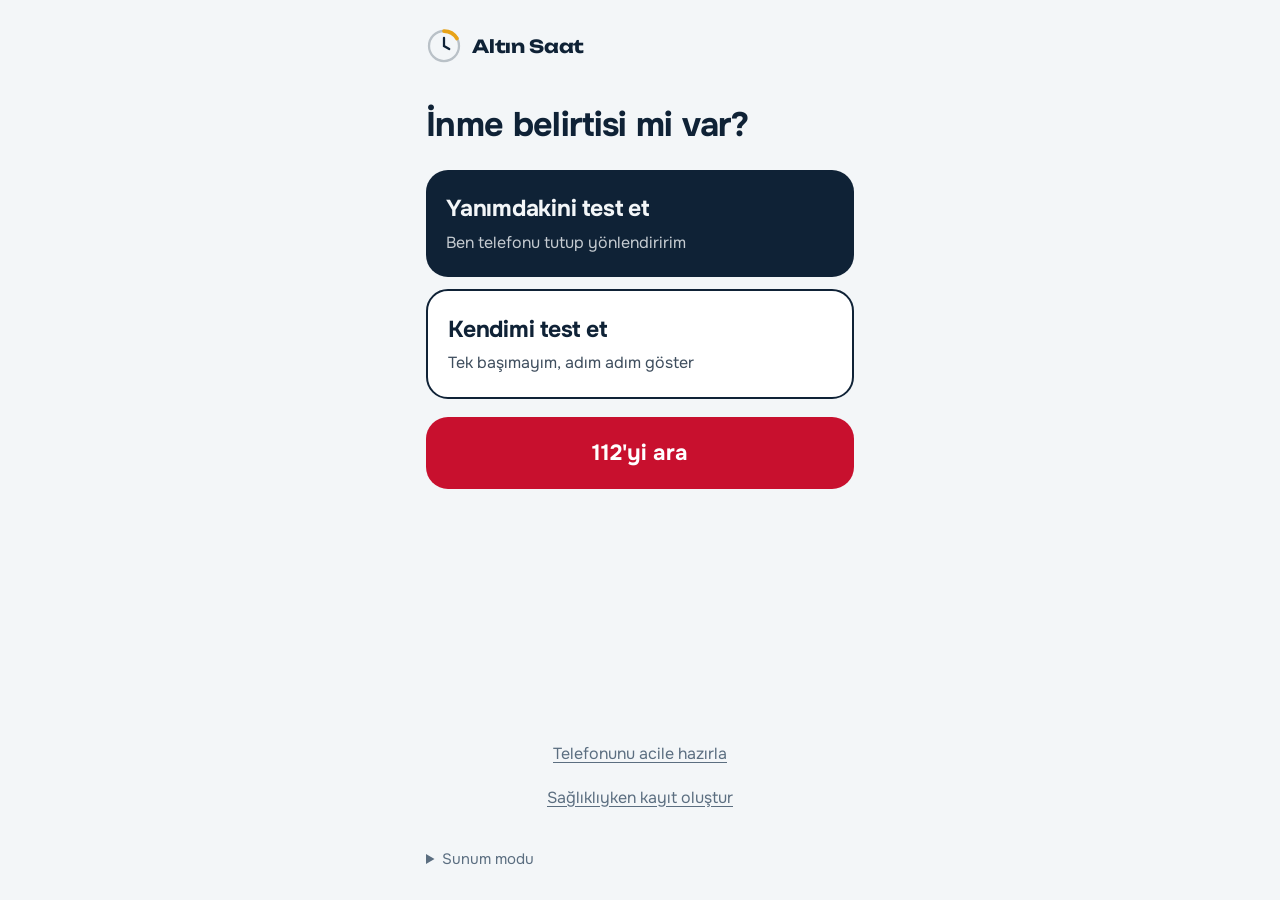
<file: app/index.html>
<!doctype html>
<html lang="tr">
<head>
<meta charset="utf-8">
<meta name="viewport" content="width=device-width, initial-scale=1, viewport-fit=cover">
<meta name="theme-color" content="#0F2236">
<meta name="apple-mobile-web-app-capable" content="yes">
<meta name="apple-mobile-web-app-title" content="Altın Saat">
<title>Altın Saat</title>
<link rel="manifest" href="manifest.webmanifest">
<link rel="icon" href="ikon-192.png">
<link rel="apple-touch-icon" href="ikon-180.png">
<link rel="preconnect" href="https://fonts.googleapis.com">
<link rel="preconnect" href="https://fonts.gstatic.com" crossorigin>
<link href="https://fonts.googleapis.com/css2?family=Onest:wght@400;500;600;700&family=Unbounded:wght@500;700&display=swap" rel="stylesheet">
<link rel="stylesheet" href="style.css">
</head>
<body>

<!-- Her test ekranında görünen acil şerit: 112 her an bir dokunuş uzakta -->
<header class="ust-serit" id="ustSerit" hidden>
  <span class="ust-saat" id="ustSaat"></span>
  <button class="ses-dugme" id="sesDugme" aria-pressed="false">Sesli yönerge kapalı</button>
  <a class="ust-112" href="tel:112">112</a>
</header>

<main id="uygulama">

  <!-- GİRİŞ -->
  <section class="ekran" data-ekran="giris">
    <div class="marka">
      <svg class="marka-iz" viewBox="0 0 48 48" aria-hidden="true"><circle cx="24" cy="24" r="20" fill="none" stroke="currentColor" stroke-width="3" opacity=".25"/><path d="M24 4a20 20 0 0 1 17.3 10" fill="none" stroke="var(--altin)" stroke-width="5" stroke-linecap="round"/><path d="M24 13v11l7 4" fill="none" stroke="currentColor" stroke-width="3" stroke-linecap="round"/></svg>
      <span class="marka-ad">Altın Saat</span>
    </div>
    <h1 class="buyuk-baslik">İnme belirtisi mi var?</h1>

    <div class="kim-secim">
      <button class="kim-dugme" data-kim="yakin">
        <span class="kim-ad">Yanımdakini test et</span>
        <span class="kim-alt">Ben telefonu tutup yönlendiririm</span>
      </button>
      <button class="kim-dugme" data-kim="kendim">
        <span class="kim-ad">Kendimi test et</span>
        <span class="kim-alt">Tek başımayım, adım adım göster</span>
      </button>
    </div>

    <a class="dugme acil" href="tel:112">112'yi ara</a>

    <div class="profil-sec" id="profilSec" hidden>
      <span class="kucuk-baslik">Kayıtlı kişi seç</span>
      <div class="secenekler yatay" id="profilListesi"></div>
    </div>

    <div class="giris-baglantilar">
      <button class="baglanti" data-git="hazirla">Telefonunu acile hazırla</button>
      <button class="baglanti" data-git="temel-giris">Sağlıklıyken kayıt oluştur</button>
    </div>

    <details class="sunum">
      <summary>Sunum modu</summary>
      <p>Kamera ve sensör kullanmadan örnek verilerle akışı gösterir.</p>
      <div class="secenekler yatay">
        <label class="secim"><input type="radio" name="sunum" value="kapali" checked> Kapalı</label>
        <label class="secim"><input type="radio" name="sunum" value="normal"> Sağlıklı kişi</label>
        <label class="secim"><input type="radio" name="sunum" value="inme"> İnme belirtisi</label>
      </div>
      <button class="baglanti" data-git="gonullu-giris">Gönüllü ölçümü (eşik ayarı için veri topla)</button>
    </details>
  </section>

  <!-- BELİRTİ SORULARI (NINDS listesi) -->
  <section class="ekran" data-ekran="belirtiler" hidden>
    <span class="adim">Adım 1/4</span>
    <h1 class="baslik">Bunlardan biri aniden başladı mı?</h1>
    <div class="secenekler" id="belirtiListesi">
      <button class="belirti" data-belirti="guc" aria-pressed="false">Yüzde, kolda ya da bacakta güçsüzlük veya uyuşma</button>
      <button class="belirti" data-belirti="konusma" aria-pressed="false">Konuşmada ya da anlamada zorluk, kafa karışıklığı</button>
      <button class="belirti" data-belirti="gorme" aria-pressed="false">Bir ya da iki gözde görme kaybı</button>
      <button class="belirti" data-belirti="denge" aria-pressed="false">Yürüyememe, baş dönmesi, denge kaybı</button>
      <button class="belirti" data-belirti="bas" aria-pressed="false">Nedeni belli olmayan çok şiddetli baş ağrısı</button>
    </div>
    <div class="alt-eylem">
      <button class="dugme birincil" id="belirtiDevam">Hiçbiri yok, teste geç</button>
    </div>
  </section>

  <!-- ERKEN UYARI: bariz bulgu çıkınca testlerin sonu beklenmez -->
  <section class="ekran" data-ekran="uyari" hidden>
    <div class="sonuc-ust">
      <h1 class="sonuc-baslik">İnme belirtisi olabilir</h1>
      <p class="sonuc-alt" id="uyariNeden"></p>
    </div>
    <a class="dugme acil" href="tel:112">112'yi şimdi ara</a>
    <p class="aciklama">Ambulansı beklerken kalan testleri yapabilirsin. Sonuçlar 112'ye söyleyeceklerini hazırlar.</p>
    <div class="alt-eylem">
      <button class="dugme ikincil" id="uyariDevam">Kalan testlere devam et</button>
      <button class="dugme ikincil" id="uyariSonuc">112'ye söyleyeceklerimi göster</button>
    </div>
  </section>

  <!-- YÜZ -->
  <section class="ekran" data-ekran="yuz" hidden>
    <span class="adim">Adım 2/4: Yüz</span>
    <h1 class="baslik" id="yuzYonerge"></h1>
    <div class="kamera-kutu" id="kameraKutu">
      <video id="video" playsinline muted></video>
      <canvas id="yuzTuval"></canvas>
      <svg class="sunum-yuz" id="sunumYuz" viewBox="0 0 200 240" hidden aria-hidden="true">
        <ellipse cx="100" cy="120" rx="72" ry="92" fill="var(--yuz)" />
        <ellipse cx="72" cy="100" rx="9" ry="6" fill="#0F2236"/>
        <ellipse cx="128" cy="100" rx="9" ry="6" fill="#0F2236"/>
        <path id="sunumAgiz" d="M68 168 Q100 172 132 168" fill="none" stroke="#0F2236" stroke-width="5" stroke-linecap="round"/>
      </svg>
      <svg class="cerceve" viewBox="0 0 300 400" preserveAspectRatio="none" aria-hidden="true">
        <defs><mask id="oyuk"><rect width="300" height="400" fill="#fff"/><ellipse cx="150" cy="190" rx="98" ry="138" fill="#000"/></mask></defs>
        <rect width="300" height="400" fill="rgba(5,12,21,.55)" mask="url(#oyuk)"/>
        <ellipse class="cerceve-cizgi" id="cerceveCizgi" cx="150" cy="190" rx="98" ry="138" pathLength="100"/>
      </svg>
      <div class="kamera-durum" id="kameraDurum">Kamera hazırlanıyor</div>
    </div>
    <div class="alt-eylem">
      <button class="dugme birincil" id="yuzBasla" hidden>Ölçümü elle başlat</button>
      <button class="atla" data-atla="yuz">Bu testi atla</button>
    </div>
  </section>

  <!-- KONUŞMA -->
  <section class="ekran" data-ekran="konusma" hidden>
    <span class="adim">Adım 3/4: Konuşma</span>
    <h1 class="baslik" id="konusmaYonerge"></h1>
    <blockquote class="hedef-cumle" id="hedefCumle"></blockquote>
    <div class="ses-cubuklari" id="sesCubuklari" aria-hidden="true"></div>
    <p class="duyulan" id="duyulan" aria-live="polite"></p>
    <div class="alt-eylem">
      <button class="dugme birincil" id="konusmaBasla">Dinlemeye başla</button>
      <button class="atla" data-atla="konusma">Bu testi atla</button>
    </div>
  </section>

  <!-- KOL -->
  <section class="ekran" data-ekran="kol" hidden>
    <span class="adim">Adım 4/4: Kollar</span>
    <h1 class="baslik" id="kolYonerge"></h1>
    <p class="aciklama buyuk" id="kolAlt"></p>
    <div class="su-terazisi" id="suTerazisi" aria-hidden="true">
      <div class="terazi-hedef"></div>
      <div class="terazi-kabarcik" id="kabarcik"></div>
      <svg class="geri-sayim" viewBox="0 0 100 100"><circle cx="50" cy="50" r="46" pathLength="100" id="kolHalka"/></svg>
      <span class="terazi-sayi" id="kolSayi">10</span>
    </div>
    <p class="durum-yazi" id="kolDurum" aria-live="polite"></p>
    <div class="alt-eylem">
      <button class="dugme birincil" id="kolBasla">Başlat</button>
      <button class="atla" data-atla="kol">Bu testi atla</button>
    </div>
  </section>

  <!-- SON NORMAL GÖRÜLME -->
  <section class="ekran" data-ekran="saat" hidden>
    <h1 class="baslik" id="saatBaslik"></h1>
    <p class="aciklama">112 ilk bunu soracak. Tedavi seçenekleri bu saate göre değişir.</p>
    <div class="secenekler" id="saatSecenek">
      <button class="secim-dugme" data-dk="0">Az önce, birkaç dakika</button>
      <button class="secim-dugme" data-dk="30">Yaklaşık yarım saat önce</button>
      <button class="secim-dugme" data-dk="60">Yaklaşık 1 saat önce</button>
      <button class="secim-dugme" data-dk="180">Birkaç saat önce</button>
      <button class="secim-dugme" data-dk="uyku">Uyanınca böyleydi / bilmiyorum</button>
    </div>
    <label class="saat-elle">Saati biliyorsan: <input type="time" id="saatElle"></label>
  </section>

  <!-- SONUÇ -->
  <section class="ekran" data-ekran="sonuc" hidden>
    <div class="sonuc-ust" id="sonucUst">
      <h1 class="sonuc-baslik" id="sonucBaslik"></h1>
      <p class="sonuc-alt" id="sonucAlt"></p>
    </div>
    <a class="dugme acil" href="tel:112">112'yi şimdi ara</a>

    <div class="kart">
      <h2 class="kart-baslik">112'ye söyleyeceklerin</h2>
      <p class="soylenecek" id="soylenecek"></p>
    </div>

    <div class="kart">
      <h2 class="kart-baslik">Testte görülenler</h2>
      <ul class="bulgular" id="bulgular"></ul>
    </div>

    <div class="kart">
      <h2 class="kart-baslik">En yakın inme merkezleri</h2>
      <ul class="merkezler" id="merkezler"><li class="soluk">Konum alınıyor</li></ul>
      <p class="not">Kendin götürme, ambulansı bekle. Ekip hastaneye önceden haber verir ve doğru merkeze götürür.</p>
    </div>

    <div class="alt-eylem">
      <button class="dugme ikincil" id="aileyeGonder">Aileme konum gönder</button>
      <button class="baglanti" data-git="giris">Baştan başla</button>
    </div>
    <p class="yasal">Altın Saat teşhis koymaz. Sonuç ne olursa olsun, ani belirti varsa 112'yi ara.</p>
  </section>

  <!-- TELEFONU ACİLE HAZIRLA -->
  <section class="ekran" data-ekran="hazirla" hidden>
    <button class="geri" data-git="giris" aria-label="Geri">Geri</button>
    <h1 class="baslik">Telefonunu acile hazırla.</h1>
    <p class="aciklama">İnmede bir el güçsüzleşir, şifre girmek ve uygulama aramak zorlaşır. Bugün iki dakikanı ayır.</p>
    <ol class="kurulum">
      <li class="kart">
        <h2 class="kart-baslik">Güç tuşuyla 112</h2>
        <p><b>Android:</b> Güç tuşuna hızlıca 5 kez bas.</p>
        <p><b>iPhone:</b> Yan tuşa hızlıca 5 kez bas ya da yan tuşla ses tuşunu birlikte basılı tut.</p>
        <small>Kilit açmadan, tek elle çalışır. Ayarlar → Acil Durum SOS bölümünden açık olduğunu kontrol et.</small>
      </li>
      <li class="kart">
        <h2 class="kart-baslik">Altın Saat'i ana ekrana ekle</h2>
        <p>Bir dokunuşla açılır, uygulama gibi çalışır.</p>
        <button class="dugme birincil" id="kurDugme" hidden>Ana ekrana ekle</button>
        <small id="kurIos" hidden>iPhone: Safari'de alttaki Paylaş düğmesine dokun, sonra "Ana Ekrana Ekle"yi seç.</small>
        <small id="kurAndroid" hidden>Android: Chrome menüsünden (sağ üstteki üç nokta) "Ana ekrana ekle"yi seç.</small>
        <small id="kurTamam" hidden>Altın Saat zaten ana ekranında.</small>
      </li>
      <li class="kart">
        <h2 class="kart-baslik">Acil durum kişisi ve tıbbi bilgi</h2>
        <p>SOS ile 112 arandığında telefon konumunu bu kişiye mesajla gönderir. Kullandığın ilaçları, özellikle kan sulandırıcıları kilit ekranında görünür yap.</p>
        <small>iPhone: Sağlık → Tıbbi Kimlik. Android: Ayarlar → Güvenlik ve acil durum.</small>
      </li>
    </ol>
    <div class="alt-eylem"><button class="dugme ikincil" data-git="giris">Ana ekrana dön</button></div>
  </section>

  <!-- GÖNÜLLÜ ÖLÇÜMÜ: eşikleri gerçek insanlarla ayarlamak için -->
  <section class="ekran" data-ekran="gonullu-giris" hidden>
    <button class="geri" data-git="giris" aria-label="Geri">Geri</button>
    <h1 class="baslik">Gönüllü ölçümü</h1>
    <p class="aciklama">Görüntü ve ses kaydedilmez, yalnızca ölçülen sayılar bu telefonda saklanır. İsim yerine kod kullan.</p>
    <label class="alan">Gönüllü kodu
      <input type="text" id="gonulluKod" placeholder="Örnek: G01" maxlength="12" autocomplete="off">
    </label>
    <div class="secenekler">
      <label class="secim"><input type="radio" name="gonulluEtiket" value="normal" checked> Normal hâlimle</label>
      <label class="secim"><input type="radio" name="gonulluEtiket" value="taklit"> İnme taklidi: sağ ağız köşesini ve sağ kolu bilerek düşür, cümleyi yavaş ve bozuk söyle</label>
    </div>
    <p class="durum-yazi" id="gonulluSayi"></p>
    <div class="alt-eylem">
      <button class="dugme birincil" id="gonulluBasla">Ölçüme başla</button>
      <button class="dugme ikincil" id="gonulluIndir">Toplanan veriyi gönder</button>
      <button class="baglanti" id="gonulluSil">Bu telefondaki ölçümleri sil</button>
    </div>
  </section>

  <section class="ekran" data-ekran="gonullu-bitti" hidden>
    <h1 class="baslik">Ölçüm kaydedildi.</h1>
    <ul class="bulgular" id="gonulluOzet"></ul>
    <div class="alt-eylem">
      <button class="dugme birincil" data-git="gonullu-giris">Yeni ölçüm</button>
      <button class="dugme ikincil" id="gonulluIndir2">Toplanan veriyi gönder</button>
    </div>
  </section>

  <!-- TEMEL KAYIT -->
  <section class="ekran" data-ekran="temel-giris" hidden>
    <button class="geri" data-git="giris" aria-label="Geri">Geri</button>
    <h1 class="baslik">Sağlıklı hâli kaydedelim.</h1>
    <p class="aciklama">Herkesin yüzü biraz asimetrik, konuşma hızı farklıdır. Bugünkü hâli kaydedilirse test ileride genel ortalamayla değil, kişinin kendisiyle kıyaslar. Kayıt yalnızca bu telefonda kalır.</p>
    <div class="secenekler yatay">
      <label class="secim"><input type="radio" name="temelKim" value="kendim" checked> Kendim için</label>
      <label class="secim"><input type="radio" name="temelKim" value="yakin"> Bir yakınım için</label>
    </div>
    <label class="alan">Kaydın adı
      <input type="text" id="profilAdi" placeholder="Örnek: Annem" maxlength="24" autocomplete="off">
    </label>
    <div class="alt-eylem">
      <button class="dugme birincil" id="temelBasla">Kayda başla</button>
    </div>
  </section>

  <section class="ekran" data-ekran="temel-bitti" hidden>
    <h1 class="baslik" id="temelBittiBaslik">Kayıt hazır.</h1>
    <p class="aciklama">Bir gün test gerekirse giriş ekranında bu kişiyi seç. Ölçümler bugünkü hâliyle kıyaslanacak.</p>
    <div class="alt-eylem"><button class="dugme birincil" data-git="giris">Tamam</button></div>
  </section>

</main>

<script type="module" src="js/main.js"></script>
</body>
</html>
</file>
<file: app/style.css>
:root {
  --kagit: #F3F6F8;
  --yuzey: #FFFFFF;
  --murekkep: #0F2236;
  --soluk: #5B6E80;
  --cizgi: #D5DEE6;
  --altin: #E8A317;
  --altin-koyu: #9A6A00;
  --alarm: #C8102E;
  --sakin: #2F7D6D;
  --yuz: #F2D3B8;
  --odak: #1B6FD1;
  --serit: #0F2236;
  --yaricap-buyuk: 22px;
  --yaricap: 14px;
  color-scheme: light;
}
@media (prefers-color-scheme: dark) {
  :root:not([data-theme="light"]) {
    --kagit: #0C1724;
    --yuzey: #142233;
    --murekkep: #E9EFF4;
    --soluk: #9BAEC0;
    --cizgi: #263A50;
    --altin: #F2B636;
    --altin-koyu: #F2B636;
    --alarm: #FF4D5E;
    --sakin: #5CC2AC;
    --yuz: #C99B7A;
    --odak: #6AAEFF;
    --serit: #050C15;
    color-scheme: dark;
  }
}
:root[data-theme="dark"] {
  --kagit: #0C1724; --yuzey: #142233; --murekkep: #E9EFF4; --soluk: #9BAEC0; --cizgi: #263A50;
  --altin: #F2B636; --altin-koyu: #F2B636; --alarm: #FF4D5E; --sakin: #5CC2AC; --yuz: #C99B7A; --odak: #6AAEFF; --serit: #050C15;
  color-scheme: dark;
}

* { box-sizing: border-box; }
html { -webkit-text-size-adjust: 100%; }
body {
  margin: 0;
  background: var(--kagit);
  color: var(--murekkep);
  font-family: "Onest", system-ui, sans-serif;
  font-size: 18px;
  line-height: 1.5;
  -webkit-tap-highlight-color: transparent;
  min-height: 100dvh;
}
button, input { font: inherit; color: inherit; }
:focus-visible { outline: 3px solid var(--odak); outline-offset: 3px; border-radius: 8px; }
[hidden] { display: none !important; }
h1[tabindex="-1"]:focus { outline: none; }

main {
  max-width: 460px;
  margin: 0 auto;
  padding: 20px 16px calc(24px + env(safe-area-inset-bottom));
}
.ekran { display: flex; flex-direction: column; gap: 18px; min-height: calc(100dvh - 44px); }
.saat-seridi:not([hidden]) ~ main .ekran { min-height: calc(100dvh - 140px); }

/* Süre şeridi: uygulamanın tek gösterişli öğesi */
.saat-seridi {
  position: sticky; top: 0; z-index: 5;
  background: var(--serit); color: #E9EFF4;
  border-bottom: 1px solid var(--cizgi);
  padding: calc(10px + env(safe-area-inset-top)) 16px 12px;
}
.saat-seridi > * { max-width: 428px; margin-left: auto; margin-right: auto; }
.saat-ust { display: flex; justify-content: space-between; align-items: baseline; gap: 12px; }
.saat-etiket { font-size: 14px; opacity: .8; }
.saat-deger { font-family: "Unbounded", sans-serif; font-weight: 700; font-size: 22px; font-variant-numeric: tabular-nums; letter-spacing: -.01em; }
.saat-cubuk { height: 8px; background: rgba(233,239,244,.2); border-radius: 99px; overflow: hidden; margin-top: 8px; }
.saat-dolu { height: 100%; width: 0; background: var(--altin); border-radius: 99px; transition: width .6s ease; }
.saat-seridi.gecti .saat-dolu { background: var(--alarm); }
.saat-alt { display: block; font-size: 13px; opacity: .75; margin-top: 6px; }

/* Marka */
.marka { display: flex; align-items: center; gap: 10px; margin-top: 8px; }
.marka-iz { width: 36px; height: 36px; color: var(--murekkep); }
.marka-ad { font-family: "Unbounded", sans-serif; font-weight: 700; font-size: 18px; letter-spacing: -.01em; }

.buyuk-baslik { font-size: 34px; line-height: 1.12; font-weight: 700; letter-spacing: -.02em; margin: 24px 0 0; text-wrap: balance; }
.baslik { font-size: 27px; line-height: 1.18; font-weight: 700; letter-spacing: -.015em; margin: 0; text-wrap: balance; }
.aciklama { color: var(--soluk); margin: 0; max-width: 38ch; }
.kucuk-baslik { font-weight: 600; font-size: 16px; }

/* Düğmeler */
.alt-eylem { margin-top: auto; display: flex; flex-direction: column; gap: 10px; padding-top: 12px; }
.dugme {
  display: flex; align-items: center; justify-content: center;
  min-height: 60px; padding: 0 20px; border-radius: var(--yaricap-buyuk);
  border: 0; font-weight: 700; font-size: 19px; text-decoration: none; cursor: pointer;
  transition: transform .12s ease, background-color .2s ease;
  user-select: none; -webkit-user-select: none;
}
.dugme:active { transform: scale(.98); }
.dugme:disabled { opacity: .45; cursor: default; transform: none; }
.birincil { background: var(--murekkep); color: var(--kagit); }
.ikincil { background: var(--yuzey); color: var(--murekkep); border: 2px solid var(--cizgi); }
.acil { background: var(--alarm); color: #fff; min-height: 72px; font-size: 22px; }
.acil-cizgi { background: transparent; color: var(--alarm); border: 2px solid var(--alarm); }
.baglanti { background: none; border: 0; color: var(--soluk); text-decoration: underline; text-underline-offset: 3px; padding: 10px; cursor: pointer; font-size: 16px; }
.geri {
  align-self: flex-start; background: none; border: 0; padding: 8px 0; cursor: pointer;
  color: var(--soluk); font-size: 16px; display: inline-flex; align-items: center; gap: 6px;
}
.geri::before { content: ""; width: 9px; height: 9px; border-left: 2px solid currentColor; border-bottom: 2px solid currentColor; transform: rotate(45deg); }
.adim-ust { display: flex; justify-content: space-between; align-items: center; }
.adim { font-size: 15px; color: var(--soluk); font-weight: 500; font-variant-numeric: tabular-nums; }

/* Seçenekler */
.secenekler { display: flex; flex-direction: column; gap: 10px; }
.secenekler.yatay { flex-direction: row; flex-wrap: wrap; }
.secim-dugme {
  text-align: left; background: var(--yuzey); border: 2px solid var(--cizgi); border-radius: var(--yaricap);
  padding: 16px 18px; font-size: 18px; font-weight: 500; cursor: pointer; min-height: 58px;
}
.secim-dugme[aria-pressed="true"] { border-color: var(--murekkep); box-shadow: inset 0 0 0 1px var(--murekkep); }
.secim { display: inline-flex; align-items: center; gap: 8px; background: var(--yuzey); border: 1px solid var(--cizgi); border-radius: 99px; padding: 8px 14px; font-size: 15px; cursor: pointer; }
.saat-elle { color: var(--soluk); font-size: 16px; display: flex; align-items: center; gap: 10px; }
.saat-elle input, .alan input { background: var(--yuzey); border: 2px solid var(--cizgi); border-radius: 12px; padding: 10px 12px; font-size: 18px; }
.alan { display: flex; flex-direction: column; gap: 8px; font-weight: 600; }
.alan input { font-weight: 400; }

.sunum { margin-top: 4px; color: var(--soluk); font-size: 15px; }
.sunum summary { cursor: pointer; padding: 6px 0; }
.sunum p { margin: 4px 0 10px; }

/* Kamera */
.kamera-kutu {
  position: relative; aspect-ratio: 3 / 4; width: 100%; border-radius: var(--yaricap-buyuk);
  overflow: hidden; background: var(--serit);
}
.kamera-kutu video, .kamera-kutu canvas { position: absolute; inset: 0; width: 100%; height: 100%; object-fit: cover; transform: scaleX(-1); }
.sunum-yuz { position: absolute; inset: 12% 18%; width: 64%; height: 76%; }
.sunum-yuz path { transition: d .9s ease; }
.kamera-durum {
  position: absolute; left: 12px; right: 12px; bottom: 12px; text-align: center;
  background: rgba(15,34,54,.8); color: #fff;
  border-radius: 12px; padding: 10px 12px; font-size: 16px; font-weight: 500;
}

/* Su terazisi */
.yonerge-listesi { margin: 0; padding-left: 22px; color: var(--soluk); display: grid; gap: 4px; }
.su-terazisi {
  position: relative; width: min(260px, 70vw); aspect-ratio: 1; margin: 6px auto 0;
  border-radius: 50%; background: var(--yuzey); border: 2px solid var(--cizgi);
}
.terazi-hedef { position: absolute; inset: 38%; border-radius: 50%; border: 2px dashed var(--cizgi); }
.terazi-kabarcik {
  position: absolute; left: 50%; top: 50%; width: 22%; aspect-ratio: 1; margin: -11% 0 0 -11%;
  border-radius: 50%; background: var(--altin); transition: transform .1s linear;
}
.geri-sayim { position: absolute; inset: -2px; width: calc(100% + 4px); height: calc(100% + 4px); transform: rotate(-90deg); }
.geri-sayim circle { fill: none; stroke: var(--murekkep); stroke-width: 3; stroke-dasharray: 100; stroke-dashoffset: 100; stroke-linecap: round; }
.terazi-sayi { position: absolute; right: 8%; bottom: 6%; font-family: "Unbounded", sans-serif; font-weight: 700; font-size: 26px; font-variant-numeric: tabular-nums; }
.durum-yazi { text-align: center; color: var(--soluk); margin: 0; min-height: 1.5em; }

/* Konuşma */
.hedef-cumle {
  margin: 0; padding: 20px; background: var(--yuzey); border-radius: var(--yaricap-buyuk);
  border-left: 6px solid var(--altin); font-size: 26px; line-height: 1.3; font-weight: 600; text-wrap: balance;
}
.ses-cubuklari { display: flex; align-items: center; justify-content: center; gap: 5px; height: 64px; }
.ses-cubuklari span { width: 7px; height: 8%; background: var(--murekkep); border-radius: 4px; transition: height .08s linear; opacity: .8; }
.duyulan { min-height: 3em; color: var(--soluk); text-align: center; margin: 0; font-size: 18px; }

/* Sonuç */
.sonuc-ust { border-radius: var(--yaricap-buyuk); padding: 22px 20px; color: #fff; background: var(--alarm); }
.sonuc-ust.orta { background: var(--altin-koyu); }
.sonuc-ust.dusuk { background: var(--yuzey); color: var(--murekkep); border: 2px solid var(--cizgi); }
.sonuc-baslik { margin: 0; font-size: 28px; line-height: 1.15; letter-spacing: -.015em; }
.sonuc-alt { margin: 8px 0 0; opacity: .92; }
.kart { background: var(--yuzey); border-radius: var(--yaricap); padding: 16px 18px; border: 1px solid var(--cizgi); }
.kart-baslik { margin: 0 0 8px; font-size: 17px; }
.bulgular, .merkezler { list-style: none; margin: 0; padding: 0; display: grid; gap: 10px; }
.bulgular li { display: grid; grid-template-columns: 14px 1fr; gap: 10px; align-items: baseline; }
.bulgular li::before { content: ""; width: 12px; height: 12px; border-radius: 50%; background: var(--sakin); transform: translateY(1px); }
.bulgular li.var::before { background: var(--alarm); }
.bulgular li.belirsiz::before { background: var(--cizgi); }
.bulgular b { font-weight: 600; }
.bulgular small { display: block; color: var(--soluk); font-size: 14px; }
.soylenecek { margin: 0; font-size: 17px; }
.merkezler a { display: flex; justify-content: space-between; gap: 12px; color: inherit; text-decoration: none; padding: 6px 0; }
.merkezler a span:last-child { color: var(--soluk); white-space: nowrap; font-variant-numeric: tabular-nums; }
.merkezler small { display: block; color: var(--soluk); font-size: 14px; }
.soluk { color: var(--soluk); }
.not { color: var(--soluk); font-size: 14px; margin: 10px 0 0; }
.yasal { color: var(--soluk); font-size: 13px; text-align: center; margin: 4px 0 0; }

/* Yalnız yaşayanlar: kurulum adımları (gerçekten sıralı) */
.kurulum { list-style: none; counter-reset: k; margin: 0; padding: 0; display: grid; gap: 12px; }
.kurulum li { counter-increment: k; position: relative; padding-left: 58px; }
.kurulum li::before {
  content: counter(k); position: absolute; left: 16px; top: 16px; width: 28px; height: 28px; border-radius: 50%;
  background: var(--altin); color: #0F2236; font-weight: 700; display: grid; place-items: center; font-size: 15px;
}
.kurulum p { margin: 0 0 6px; }
.kurulum small { color: var(--soluk); font-size: 14px; display: block; }

/* Üst şerit: test boyunca 112 ve sesli yönerge */
.ust-serit {
  position: sticky; top: 0; z-index: 5; display: flex; align-items: center; gap: 10px;
  padding: calc(8px + env(safe-area-inset-top)) 16px 8px; background: var(--serit); color: #E9EFF4;
}
.ust-saat { font-family: "Unbounded", sans-serif; font-weight: 700; font-size: 15px; font-variant-numeric: tabular-nums; min-width: 0; flex: 1; }
.ses-dugme { background: rgba(233,239,244,.12); border: 0; color: inherit; border-radius: 99px; padding: 8px 12px; font-size: 14px; cursor: pointer; }
.ses-dugme[aria-pressed="false"] { opacity: .6; }
.ust-112 { background: var(--alarm); color: #fff; font-weight: 700; text-decoration: none; border-radius: 99px; padding: 8px 16px; font-size: 16px; }
.ust-serit:not([hidden]) ~ main .ekran { min-height: calc(100dvh - 100px); }

/* Giriş: iki büyük seçim */
.kim-secim { display: grid; gap: 12px; margin-top: 8px; }
.kim-dugme {
  display: grid; gap: 4px; text-align: left; padding: 22px 20px; border-radius: var(--yaricap-buyuk);
  border: 0; cursor: pointer; background: var(--murekkep); color: var(--kagit); min-height: 96px;
}
.kim-dugme + .kim-dugme { background: var(--yuzey); color: var(--murekkep); border: 2px solid var(--murekkep); }
.kim-dugme:active { transform: scale(.98); }
.kim-ad { font-size: 23px; font-weight: 700; letter-spacing: -.01em; }
.kim-alt { font-size: 16px; opacity: .8; }
.giris-baglantilar { display: flex; flex-direction: column; align-items: center; margin-top: auto; }

/* Belirti seçimi */
.belirti {
  text-align: left; background: var(--yuzey); border: 2px solid var(--cizgi); border-radius: var(--yaricap);
  padding: 16px 18px 16px 54px; font-size: 18px; font-weight: 500; cursor: pointer; min-height: 64px; position: relative;
}
.belirti::before {
  content: ""; position: absolute; left: 16px; top: 50%; width: 24px; height: 24px; margin-top: -12px;
  border-radius: 7px; border: 2px solid var(--soluk);
}
.belirti[aria-pressed="true"] { border-color: var(--alarm); }
.belirti[aria-pressed="true"]::before { background: var(--alarm); border-color: var(--alarm); box-shadow: inset 0 0 0 4px var(--yuzey); }

.atla { background: none; border: 0; color: var(--soluk); font-size: 17px; padding: 14px; cursor: pointer; text-decoration: underline; text-underline-offset: 3px; }
.aciklama.buyuk { font-size: 20px; color: var(--murekkep); }

/* Yüz çerçevesi */
.cerceve { position: absolute; inset: 0; width: 100%; height: 100%; pointer-events: none; }
.cerceve-cizgi { fill: none; stroke: #fff; stroke-width: 3; stroke-dasharray: 3 2; transition: stroke .25s ease; }
.cerceve-cizgi.tamam { stroke: #3DDC97; stroke-dasharray: none; stroke-width: 5; }
.cerceve-cizgi.olcuyor { stroke: var(--altin); stroke-dasharray: 100; stroke-width: 5; }

@media (prefers-reduced-motion: reduce) {
  *, *::before, *::after { transition: none !important; animation: none !important; }
}

/* Uzun seçenek etiketleri (gönüllü ekranı) */
.secenekler:not(.yatay) .secim { border-radius: 14px; padding: 12px 14px; align-items: flex-start; }
</file>
